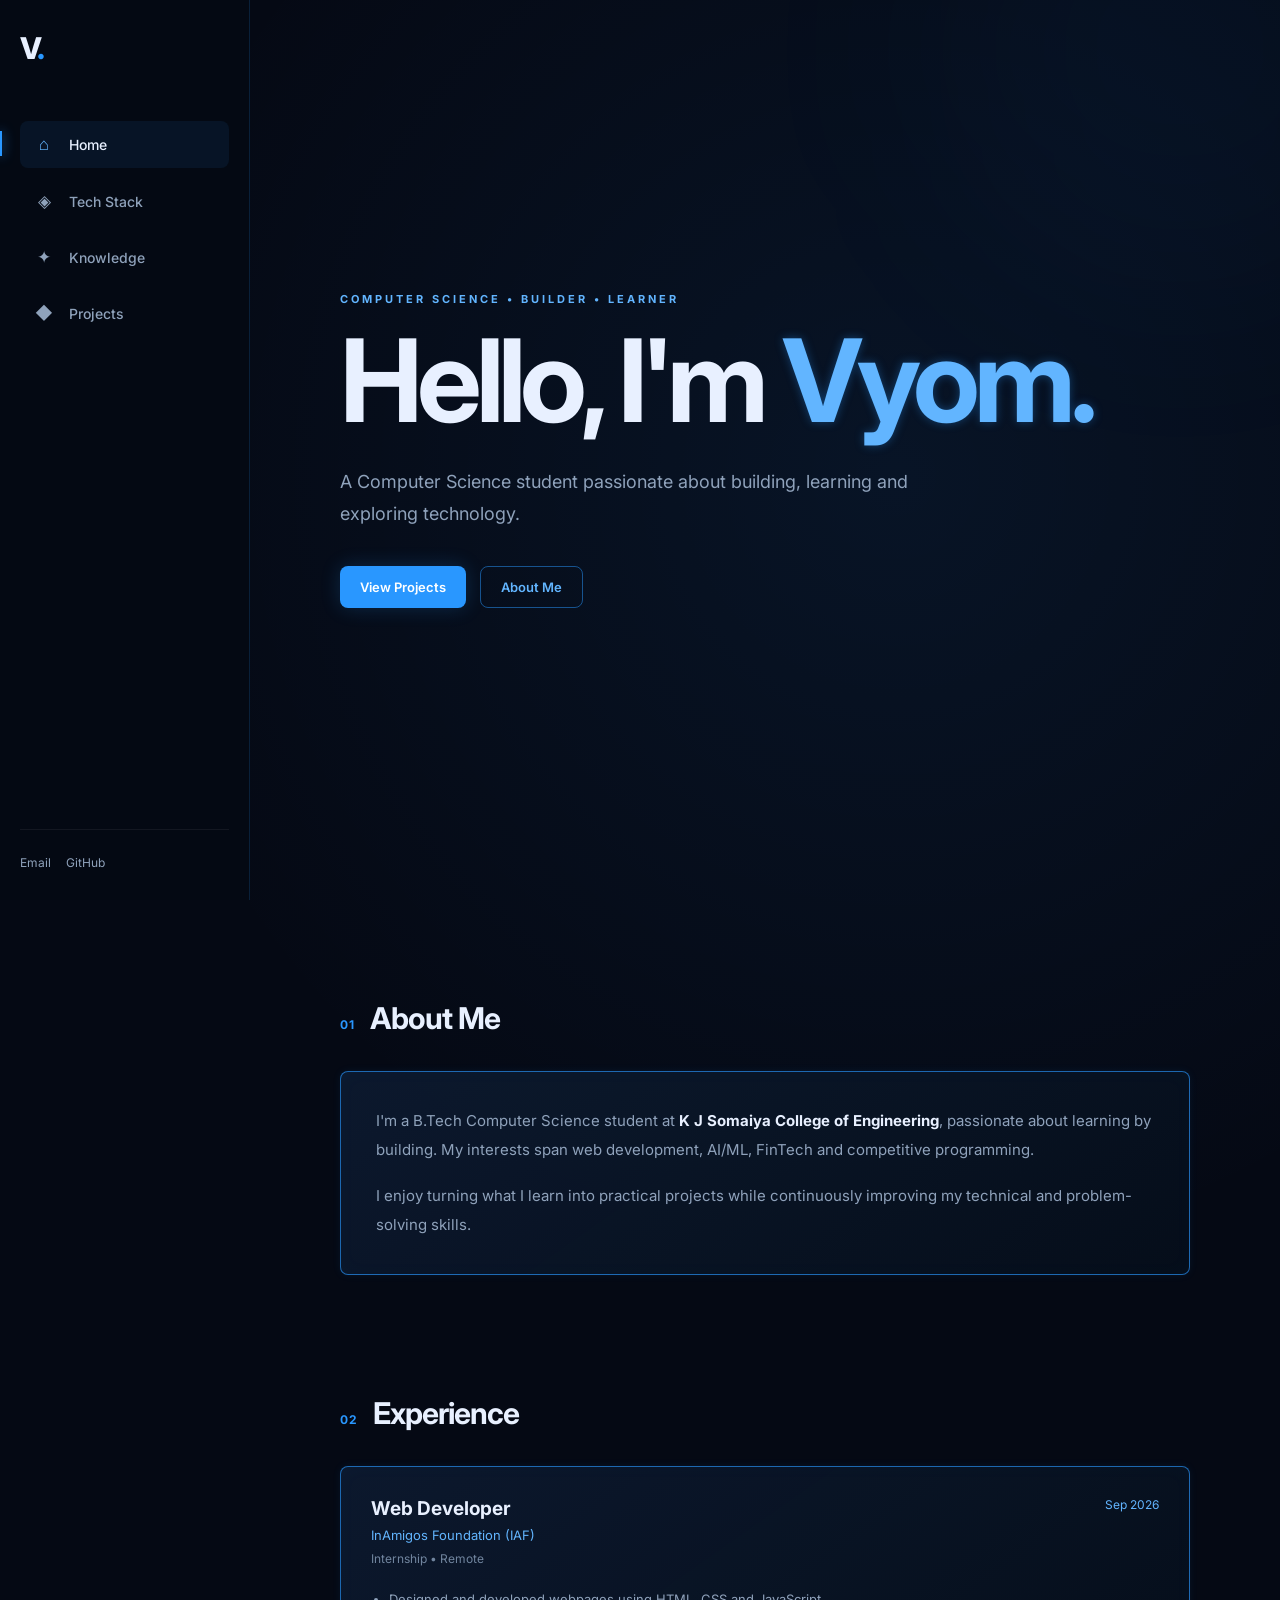
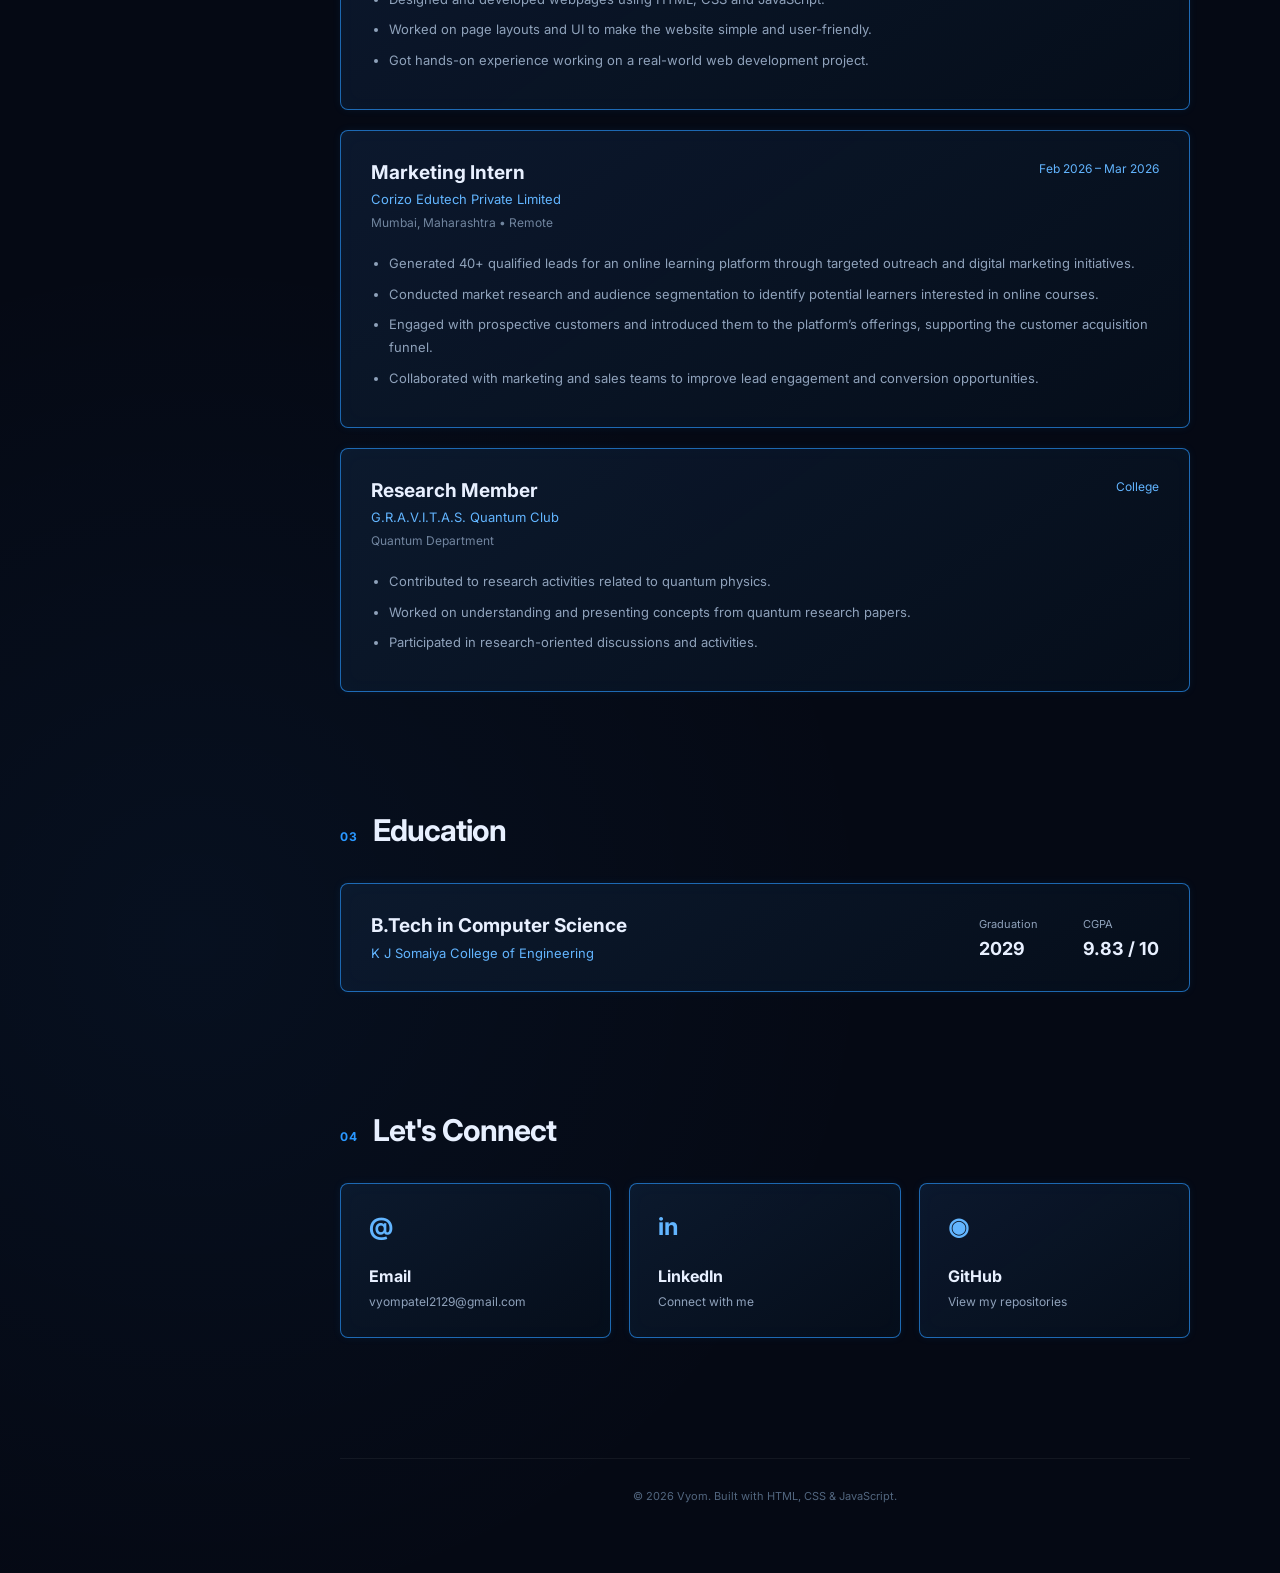
<file: index.html>
<!DOCTYPE html>
<html lang="en">
<head>
    <meta charset="UTF-8">
    <meta name="viewport" content="width=device-width, initial-scale=1.0">
    <title>Vyom | Portfolio</title>
    <link rel="stylesheet" href="style.css">
</head>

<body>

    <div class="page-glow"></div>

    <!-- Sidebar -->
    <aside class="sidebar" id="sidebar">
        <div class="sidebar-top">
            <div class="logo">V<span>.</span></div>

            <button class="close-btn" id="closeSidebar">×</button>
        </div>

        <nav>
            <a href="index.html" class="nav-link active">
                <span>⌂</span>
                <span>Home</span>
            </a>

            <a href="tech-stack.html" class="nav-link">
                <span>◈</span>
                <span>Tech Stack</span>
            </a>

            <a href="knowledge.html" class="nav-link">
                <span>✦</span>
                <span>Knowledge</span>
            </a>

            <a href="projects.html" class="nav-link">
                <span>◆</span>
                <span>Projects</span>
            </a>
        </nav>

        <div class="sidebar-bottom">
            <a href="mailto:vyompatel2129@gmail.com">Email</a>
            <a href="https://github.com/Vyom-Patel21" target="_blank">GitHub</a>
        </div>
    </aside>

    <div class="overlay" id="overlay"></div>

    <!-- Main -->
    <main class="main-content">

        <button class="menu-btn" id="openSidebar">☰</button>

        <!-- Hero -->
        <section class="hero">
            <p class="eyebrow">COMPUTER SCIENCE • BUILDER • LEARNER</p>

            <h1>
                Hello, I'm <span>Vyom.</span>
            </h1>

            <p class="hero-description">
                A Computer Science student passionate about building,
                learning and exploring technology.
            </p>

            <div class="hero-buttons">
                <a href="projects.html" class="neon-button">View Projects</a>
                <a href="#about" class="outline-button">About Me</a>
            </div>
        </section>

        <!-- About -->
        <section id="about" class="section">
            <div class="section-heading">
                <span>01</span>
                <h2>About Me</h2>
            </div>

            <div class="neon-box about-box">
                <p>
                    I'm a B.Tech Computer Science student at
                    <strong>K J Somaiya College of Engineering</strong>,
                    passionate about learning by building. My interests
                    span web development, AI/ML, FinTech and competitive
                    programming.
                </p>

                <p>
                    I enjoy turning what I learn into practical projects
                    while continuously improving my technical and
                    problem-solving skills.
                </p>
            </div>
        </section>

        <!-- Experience -->
        <section class="section">
            <div class="section-heading">
                <span>02</span>
                <h2>Experience</h2>
            </div>

            <div class="experience-list">

                <article class="neon-box experience-card">
                    <div class="experience-header">
                        <div>
                            <h3>Web Developer</h3>
                            <p class="company">InAmigos Foundation (IAF)</p>
                        </div>

                        <span class="date">Sep 2026</span>
                    </div>

                    <p class="experience-type">Internship • Remote</p>

                    <ul>
                        <li>Designed and developed webpages using HTML, CSS and JavaScript.</li>
                        <li>Worked on page layouts and UI to make the website simple and user-friendly.</li>
                        <li>Got hands-on experience working on a real-world web development project.</li>
                    </ul>
                </article>

                <article class="neon-box experience-card">
                    <div class="experience-header">
                        <div>
                            <h3>Marketing Intern</h3>
                            <p class="company">Corizo Edutech Private Limited</p>
                        </div>

                        <span class="date">Feb 2026 – Mar 2026</span>
                    </div>

                    <p class="experience-type">Mumbai, Maharashtra • Remote</p>

                    <ul>
                        <li>Generated 40+ qualified leads for an online learning platform through targeted outreach and digital marketing initiatives.</li>
                        <li>Conducted market research and audience segmentation to identify potential learners interested in online courses.</li>
                        <li>Engaged with prospective customers and introduced them to the platform’s offerings, supporting the customer acquisition funnel.</li>
                        <li>Collaborated with marketing and sales teams to improve lead engagement and conversion opportunities.</li>
                    </ul>
                </article>

                <article class="neon-box experience-card">
                    <div class="experience-header">
                        <div>
                            <h3>Research Member</h3>
                            <p class="company">G.R.A.V.I.T.A.S. Quantum Club</p>
                        </div>

                        <span class="date">College</span>
                    </div>

                    <p class="experience-type">Quantum Department</p>

                    <ul>
                        <li>Contributed to research activities related to quantum physics.</li>
                        <li>Worked on understanding and presenting concepts from quantum research papers.</li>
                        <li>Participated in research-oriented discussions and activities.</li>
                    </ul>
                </article>

            </div>
        </section>

        <!-- Education -->
        <section class="section">
            <div class="section-heading">
                <span>03</span>
                <h2>Education</h2>
            </div>

            <div class="neon-box education-card">
                <div>
                    <h3>B.Tech in Computer Science</h3>
                    <p>K J Somaiya College of Engineering</p>
                </div>

                <div class="education-stats">
                    <div>
                        <span>Graduation</span>
                        <strong>2029</strong>
                    </div>

                    <div>
                        <span>CGPA</span>
                        <strong>9.83 / 10</strong>
                    </div>
                </div>
            </div>
        </section>

        <!-- Contact -->
        <section class="section contact-section">
            <div class="section-heading">
                <span>04</span>
                <h2>Let's Connect</h2>
            </div>

            <div class="contact-grid">

                <a class="neon-box contact-card"
                   href="mailto:vyompatel2129@gmail.com">
                    <span class="contact-icon">@</span>
                    <h3>Email</h3>
                    <p>vyompatel2129@gmail.com</p>
                </a>

                <a class="neon-box contact-card"
                   href="https://www.linkedin.com/in/vyom-patel-151b81365/"
                   target="_blank">
                    <span class="contact-icon">in</span>
                    <h3>LinkedIn</h3>
                    <p>Connect with me</p>
                </a>

                <a class="neon-box contact-card"
                   href="https://github.com/Vyom-Patel21"
                   target="_blank">
                    <span class="contact-icon">◉</span>
                    <h3>GitHub</h3>
                    <p>View my repositories</p>
                </a>

            </div>
        </section>

        <footer>
            <p>© 2026 Vyom. Built with HTML, CSS & JavaScript.</p>
        </footer>

    </main>

    <script src="script.js"></script>
</body>
</html>
</file>
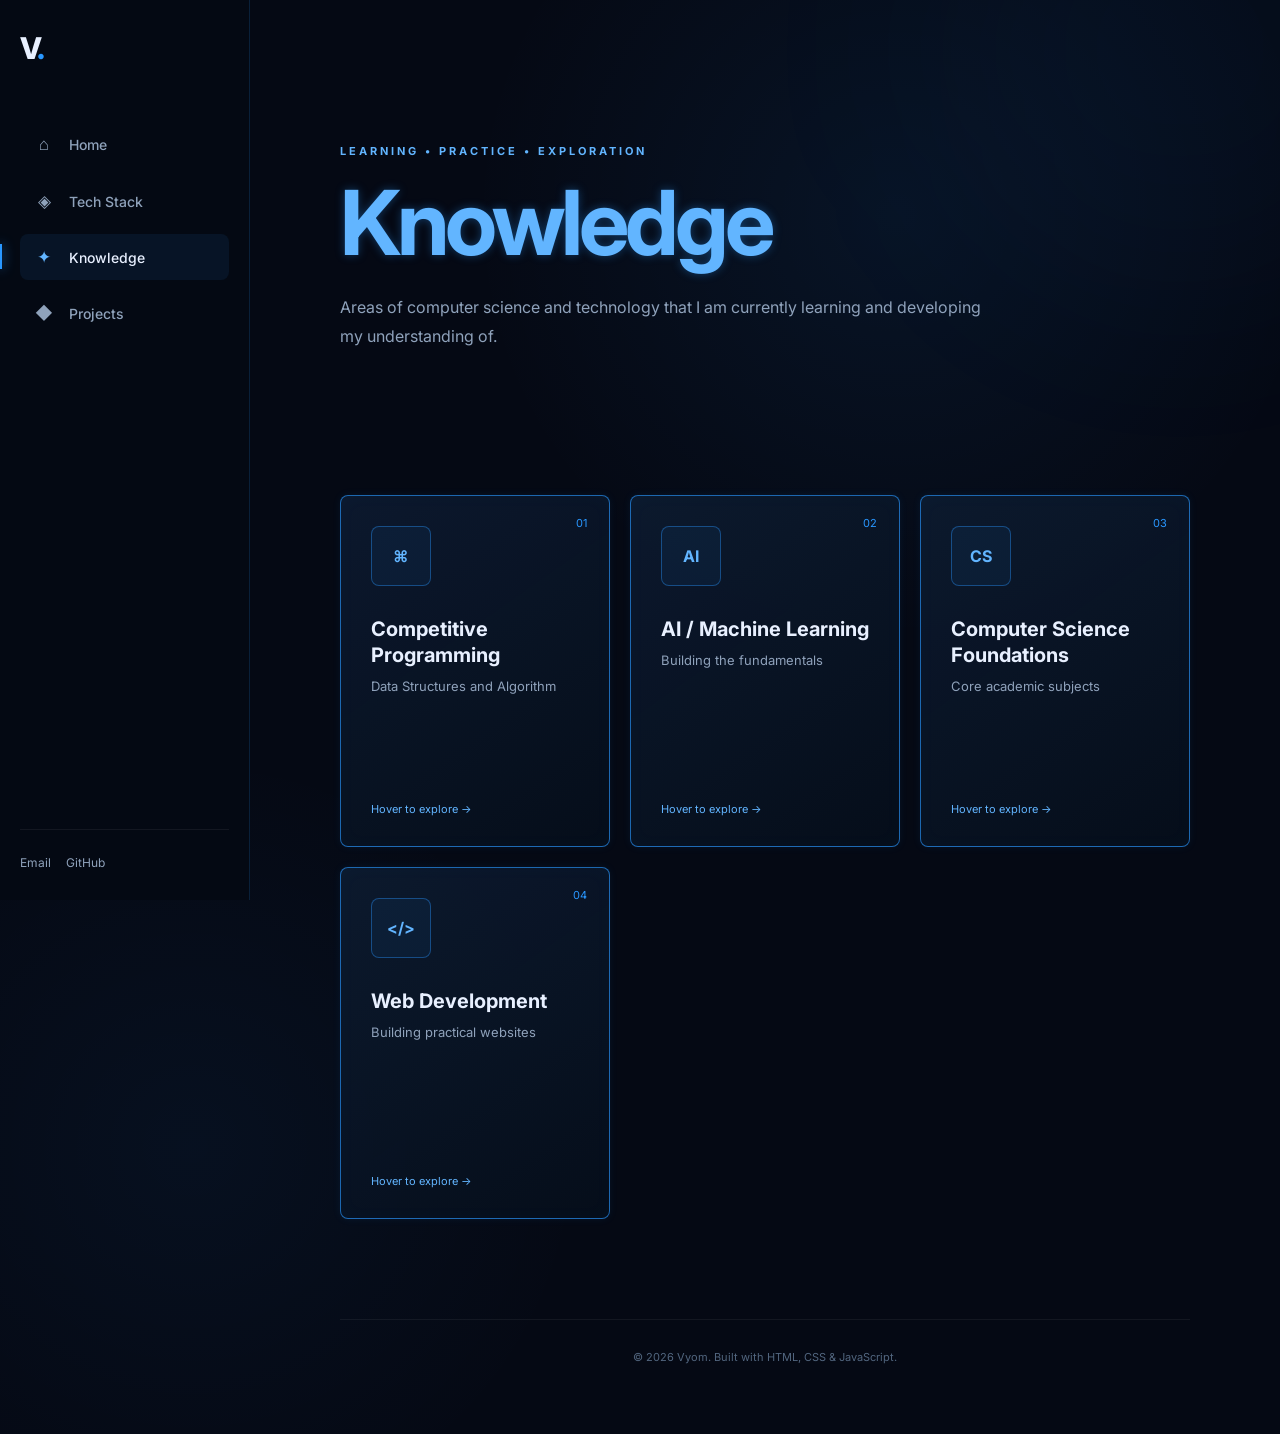
<file: knowledge.html>
<!DOCTYPE html>
<html lang="en">
<head>
    <meta charset="UTF-8">
    <meta name="viewport" content="width=device-width, initial-scale=1.0">
    <title>Vyom | Knowledge</title>
    <link rel="stylesheet" href="style.css">
</head>

<body>

<div class="page-glow"></div>

<aside class="sidebar" id="sidebar">
    <div class="sidebar-top">
        <div class="logo">V<span>.</span></div>
        <button class="close-btn" id="closeSidebar">×</button>
    </div>

    <nav>
        <a href="index.html" class="nav-link">
            <span>⌂</span>
            <span>Home</span>
        </a>

        <a href="tech-stack.html" class="nav-link">
            <span>◈</span>
            <span>Tech Stack</span>
        </a>

        <a href="knowledge.html" class="nav-link active">
            <span>✦</span>
            <span>Knowledge</span>
        </a>

        <a href="projects.html" class="nav-link">
            <span>◆</span>
            <span>Projects</span>
        </a>
    </nav>

    <div class="sidebar-bottom">
        <a href="mailto:vyompatel2129@gmail.com">Email</a>
        <a href="https://github.com/Vyom-Patel21" target="_blank">GitHub</a>
    </div>
</aside>

<div class="overlay" id="overlay"></div>

<main class="main-content">

    <button class="menu-btn" id="openSidebar">☰</button>

    <section class="page-header">
        <p class="eyebrow">LEARNING • PRACTICE • EXPLORATION</p>
        <h1><span>Knowledge</span></h1>
        <p>
            Areas of computer science and technology that I am
            currently learning and developing my understanding of.
        </p>
    </section>

    <section class="knowledge-grid">

        <!-- Competitive Programming -->
        <article class="knowledge-card neon-box">
            <div class="knowledge-front">
                <div class="knowledge-number">01</div>
                <div class="knowledge-icon">⌘</div>
                <h2>Competitive Programming</h2>
                <p>Data Structures and Algorithm</p>
                <span class="hover-hint">Hover to explore →</span>
            </div>

            <div class="knowledge-back">
                <h3>Practice Platforms</h3>

                <a href="https://www.codechef.com/users/vyompatel_2107"
                   target="_blank">
                    CodeChef →
                </a>

                <a href="https://codeforces.com/profile/V_Patel21"
                   target="_blank">
                    Codeforces →
                </a>

                <a href="https://leetcode.com/u/8m1qPO1MDR/"
                   target="_blank">
                    LeetCode →
                </a>
            </div>
        </article>

        <!-- AI / ML -->
        <article class="knowledge-card neon-box">
            <div class="knowledge-front">
                <div class="knowledge-number">02</div>
                <div class="knowledge-icon">AI</div>
                <h2>AI / Machine Learning</h2>
                <p>Building the fundamentals</p>
                <span class="hover-hint">Hover to explore →</span>
            </div>

            <div class="knowledge-back">
                <h3>Currently Learning</h3>

                <ul>
                    <li>Regression</li>
                    <li>Supervised Learning</li>
                    <li>Data Preprocessing</li>
                </ul>

                <small>Learning through Coursera</small>
            </div>
        </article>

        <!-- CS Foundations -->
        <article class="knowledge-card neon-box">
            <div class="knowledge-front">
                <div class="knowledge-number">03</div>
                <div class="knowledge-icon">CS</div>
                <h2>Computer Science Foundations</h2>
                <p>Core academic subjects</p>
                <span class="hover-hint">Hover to explore →</span>
            </div>

            <div class="knowledge-back">
                <h3>Foundations</h3>

                <ul>
                    <li>Data Structures</li>
                    <li>Database Management Systems</li>
                    <li>Computer Organization & Architecture</li>
                    <li>Discrete Mathematics</li>
                    <li>Integral Transform & Vector Calculus</li>
                </ul>
            </div>
        </article>

        <!-- Web Development -->
        <article class="knowledge-card neon-box">
            <div class="knowledge-front">
                <div class="knowledge-number">04</div>
                <div class="knowledge-icon">&lt;/&gt;</div>
                <h2>Web Development</h2>
                <p>Building practical websites</p>
                <span class="hover-hint">Hover to explore →</span>
            </div>

            <div class="knowledge-back">
                <h3>What I Know</h3>

                <ul>
                    <li>HTML & Semantic Structure</li>
                    <li>CSS & Responsive Design</li>
                    <li>JavaScript</li>
                    <li>Git & GitHub</li>
                </ul>
            </div>
        </article>

    </section>

    <footer>
        <p>© 2026 Vyom. Built with HTML, CSS & JavaScript.</p>
    </footer>

</main>

<script src="script.js"></script>
</body>
</html>
</file>
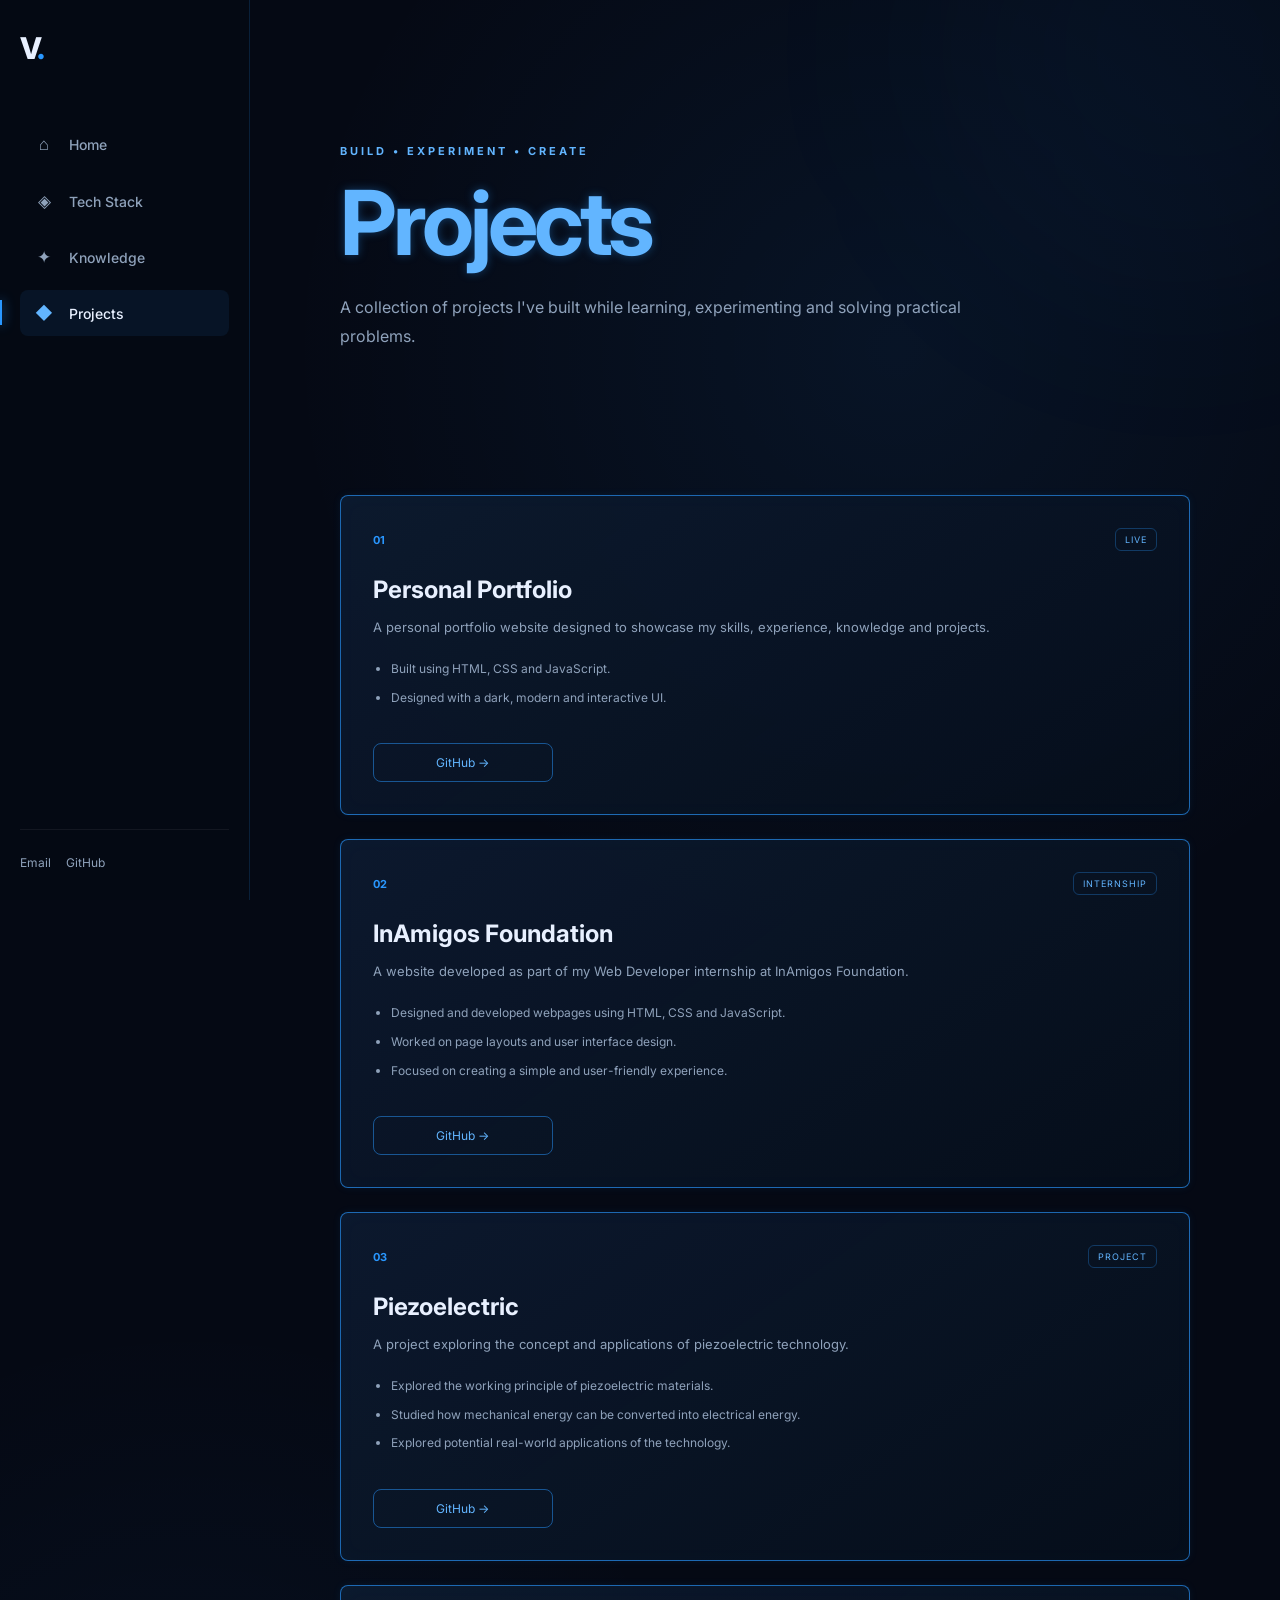
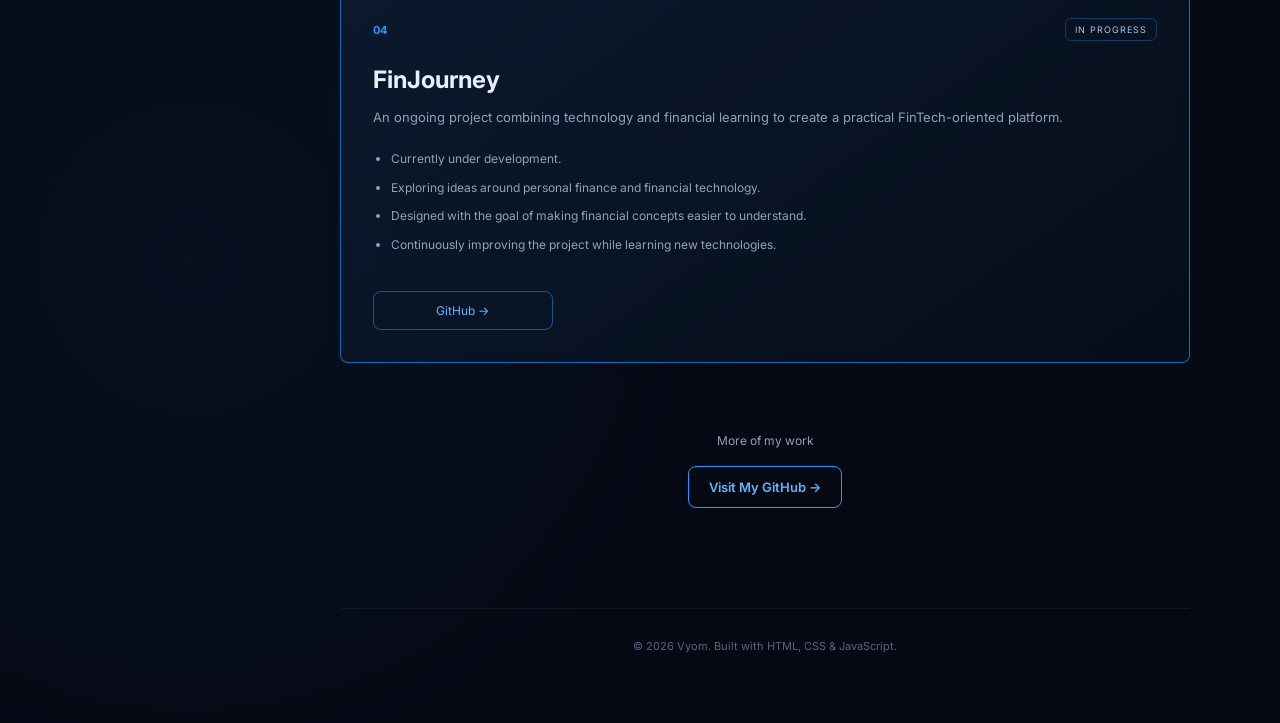
<file: projects.html>
<!DOCTYPE html>
<html lang="en">
<head>
    <meta charset="UTF-8">
    <meta name="viewport" content="width=device-width, initial-scale=1.0">
    <title>Vyom | Projects</title>
    <link rel="stylesheet" href="style.css">
</head>

<body>

<div class="page-glow"></div>

<aside class="sidebar" id="sidebar">
    <div class="sidebar-top">
        <div class="logo">V<span>.</span></div>
        <button class="close-btn" id="closeSidebar">×</button>
    </div>

    <nav>
        <a href="index.html" class="nav-link">
            <span>⌂</span>
            <span>Home</span>
        </a>

        <a href="tech-stack.html" class="nav-link">
            <span>◈</span>
            <span>Tech Stack</span>
        </a>

        <a href="knowledge.html" class="nav-link">
            <span>✦</span>
            <span>Knowledge</span>
        </a>

        <a href="projects.html" class="nav-link active">
            <span>◆</span>
            <span>Projects</span>
        </a>
    </nav>

    <div class="sidebar-bottom">
        <a href="mailto:vyompatel2129@gmail.com">Email</a>
        <a href="https://github.com/Vyom-Patel21" target="_blank">GitHub</a>
    </div>
</aside>

<div class="overlay" id="overlay"></div>

<main class="main-content">

    <button class="menu-btn" id="openSidebar">☰</button>

    <section class="page-header">
        <p class="eyebrow">BUILD • EXPERIMENT • CREATE</p>
        <h1><span>Projects</span></h1>
        <p>
            A collection of projects I've built while learning,
            experimenting and solving practical problems.
        </p>
    </section>

    <section class="projects-grid">

        <!-- Portfolio -->
        <article class="project-card neon-box">
            <div class="project-top">
                <span class="project-number">01</span>
                <span class="project-status">LIVE</span>
            </div>

            <h2>Personal Portfolio</h2>

            <p class="project-description">
                A personal portfolio website designed to showcase my
                skills, experience, knowledge and projects.
            </p>

            <ul>
                <li>Built using HTML, CSS and JavaScript.</li>
                <li>Designed with a dark, modern and interactive UI.</li>
            </ul>

            <a href="#" class="github-button" target="_blank">
                GitHub →
            </a>
        </article>

        <!-- IAF -->
        <article class="project-card neon-box">
            <div class="project-top">
                <span class="project-number">02</span>
                <span class="project-status">INTERNSHIP</span>
            </div>

            <h2>InAmigos Foundation</h2>

            <p class="project-description">
                A website developed as part of my Web Developer
                internship at InAmigos Foundation.
            </p>

            <ul>
                <li>Designed and developed webpages using HTML, CSS and JavaScript.</li>
                <li>Worked on page layouts and user interface design.</li>
                <li>Focused on creating a simple and user-friendly experience.</li>
            </ul>

            <a href="#" class="github-button" target="_blank">
                GitHub →
            </a>
        </article>

        <!-- Piezoelectric -->
        <article class="project-card neon-box">
            <div class="project-top">
                <span class="project-number">03</span>
                <span class="project-status">PROJECT</span>
            </div>

            <h2>Piezoelectric</h2>

            <p class="project-description">
                A project exploring the concept and applications of
                piezoelectric technology.
            </p>

            <ul>
                <li>Explored the working principle of piezoelectric materials.</li>
                <li>Studied how mechanical energy can be converted into electrical energy.</li>
                <li>Explored potential real-world applications of the technology.</li>
            </ul>

            <a href="#" class="github-button" target="_blank">
                GitHub →
            </a>
        </article>

        <!-- FinJourney -->
        <article class="project-card neon-box">
            <div class="project-top">
                <span class="project-number">04</span>
                <span class="project-status progress">IN PROGRESS</span>
            </div>

            <h2>FinJourney</h2>

            <p class="project-description">
                An ongoing project combining technology and financial
                learning to create a practical FinTech-oriented platform.
            </p>

            <ul>
                <li>Currently under development.</li>
                <li>Exploring ideas around personal finance and financial technology.</li>
                <li>Designed with the goal of making financial concepts easier to understand.</li>
                <li>Continuously improving the project while learning new technologies.</li>
            </ul>

            <a href="#" class="github-button" target="_blank">
                GitHub →
            </a>
        </article>

    </section>

    <div class="all-github">
        <p>More of my work</p>

        <a href="https://github.com/Vyom-Patel21"
           target="_blank"
           class="github-main-button">
            Visit My GitHub →
        </a>
    </div>

    <footer>
        <p>© 2026 Vyom. Built with HTML, CSS & JavaScript.</p>
    </footer>

</main>

<script src="script.js"></script>
</body>
</html>
</file>
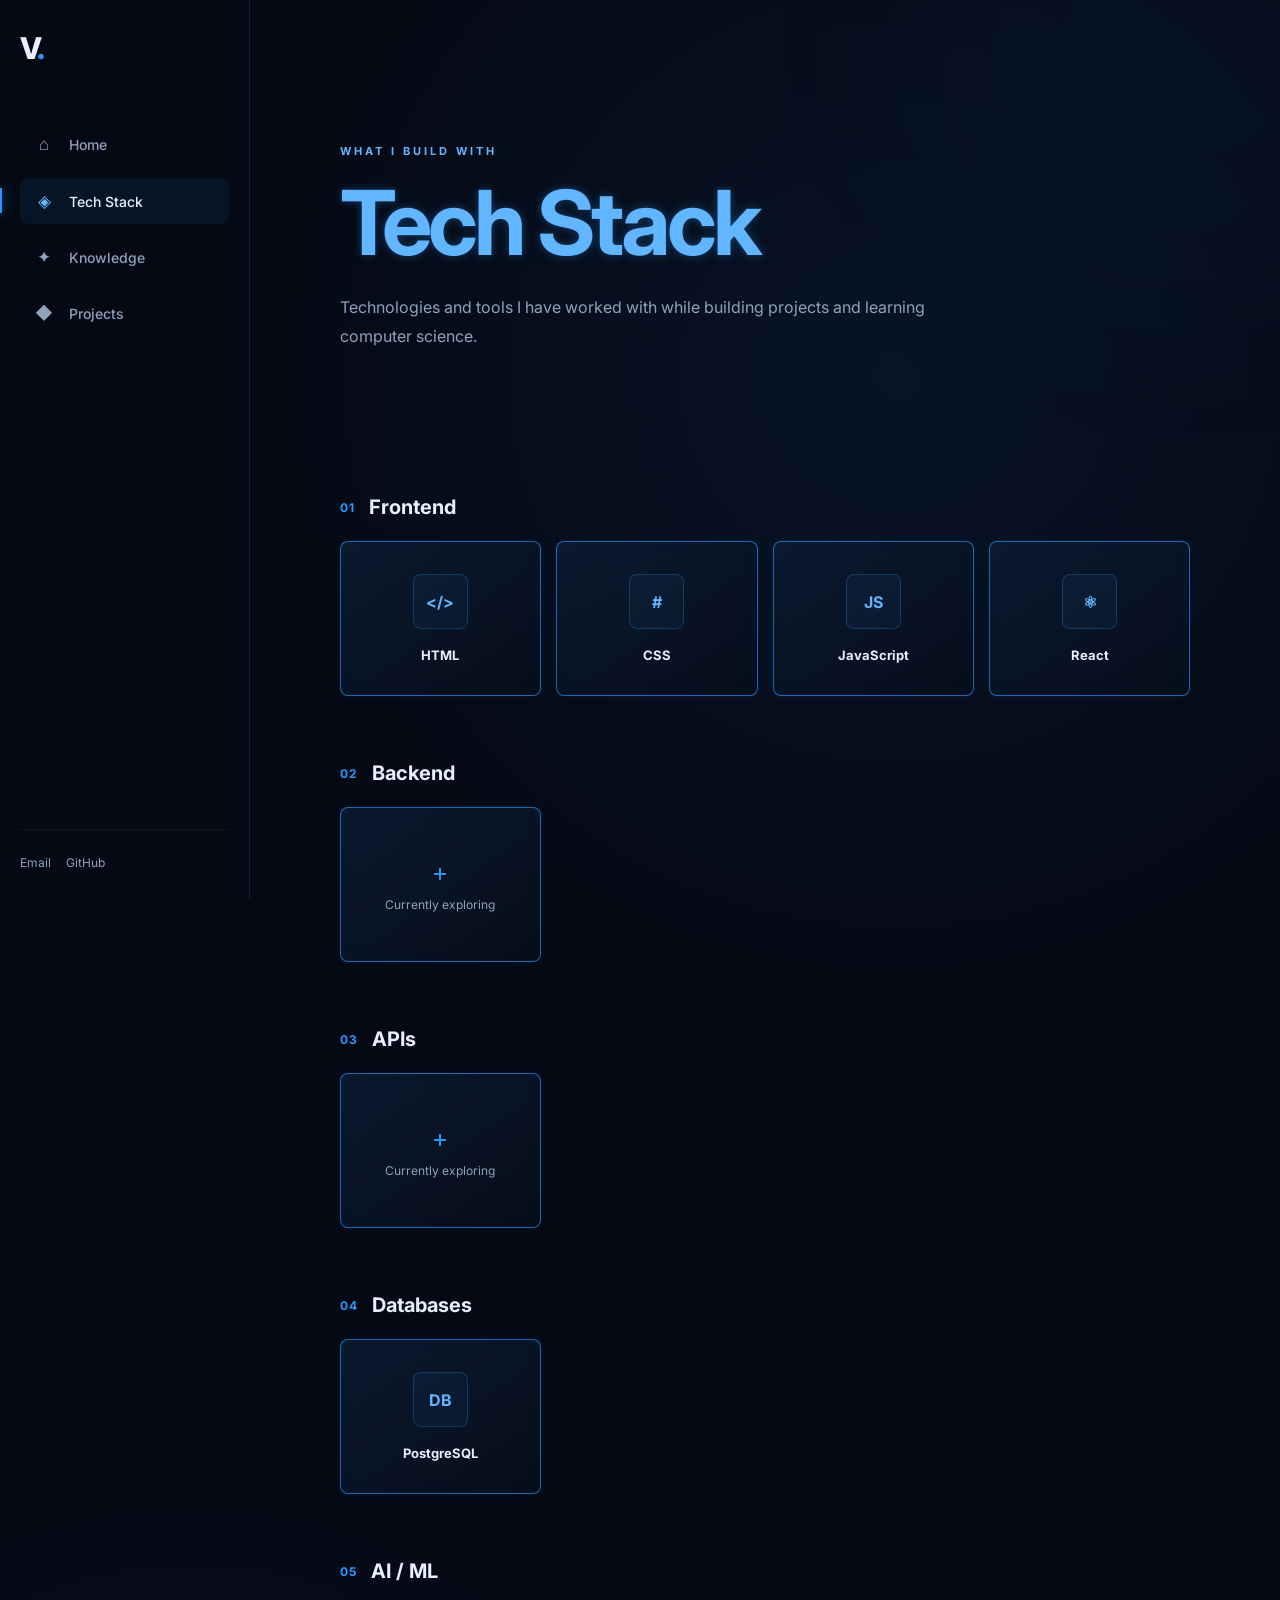
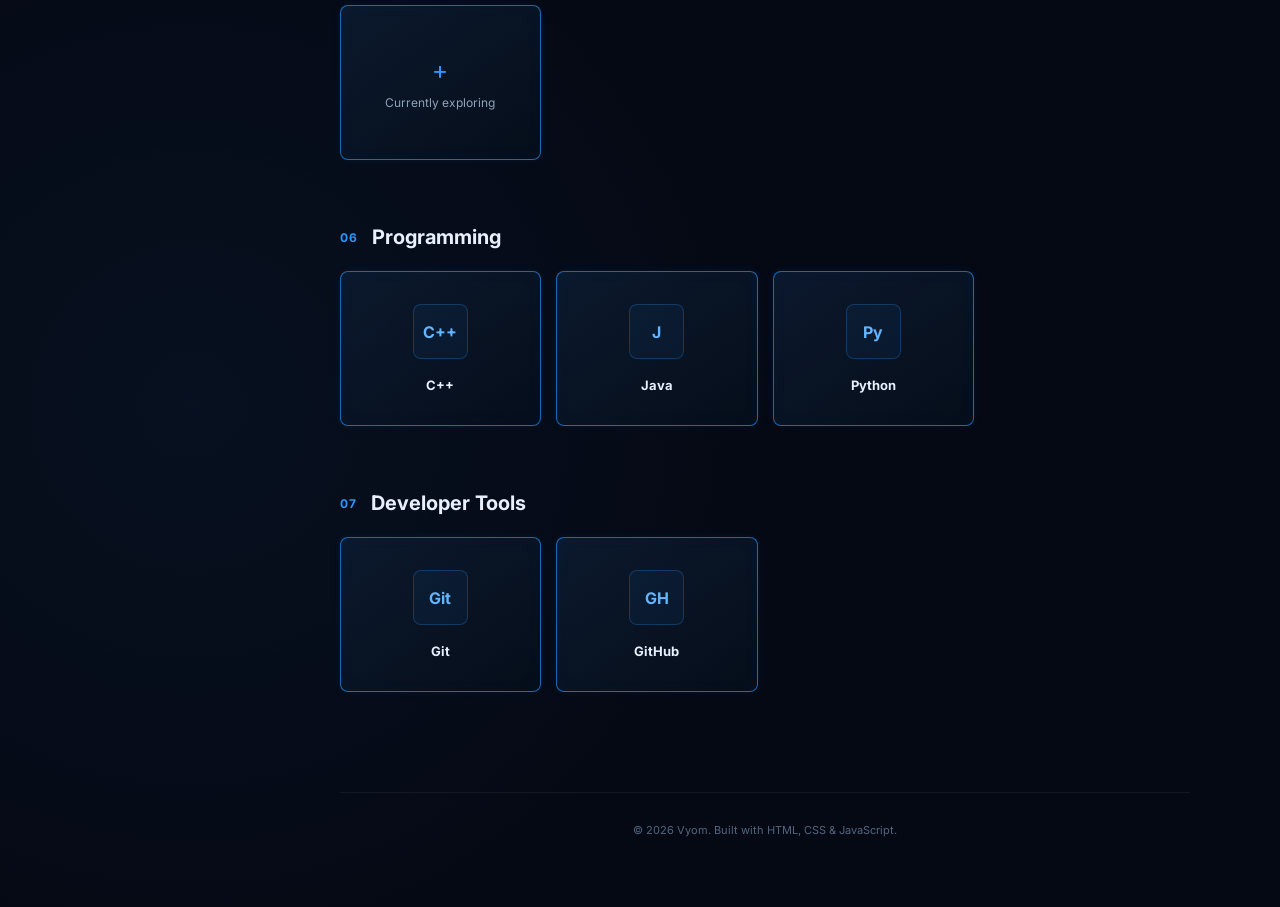
<file: tech-stack.html>
<!DOCTYPE html>
<html lang="en">
<head>
    <meta charset="UTF-8">
    <meta name="viewport" content="width=device-width, initial-scale=1.0">
    <title>Vyom | Tech Stack</title>
    <link rel="stylesheet" href="style.css">
</head>

<body>

<div class="page-glow"></div>

<aside class="sidebar" id="sidebar">
    <div class="sidebar-top">
        <div class="logo">V<span>.</span></div>
        <button class="close-btn" id="closeSidebar">×</button>
    </div>

    <nav>
        <a href="index.html" class="nav-link">
            <span>⌂</span>
            <span>Home</span>
        </a>

        <a href="tech-stack.html" class="nav-link active">
            <span>◈</span>
            <span>Tech Stack</span>
        </a>

        <a href="knowledge.html" class="nav-link">
            <span>✦</span>
            <span>Knowledge</span>
        </a>

        <a href="projects.html" class="nav-link">
            <span>◆</span>
            <span>Projects</span>
        </a>
    </nav>

    <div class="sidebar-bottom">
        <a href="mailto:vyompatel2129@gmail.com">Email</a>
        <a href="https://github.com/Vyom-Patel21" target="_blank">GitHub</a>
    </div>
</aside>

<div class="overlay" id="overlay"></div>

<main class="main-content">

    <button class="menu-btn" id="openSidebar">☰</button>

    <section class="page-header">
        <p class="eyebrow">WHAT I BUILD WITH</p>
        <h1><span>Tech Stack</span></h1>
        <p>
            Technologies and tools I have worked with while building
            projects and learning computer science.
        </p>
    </section>

    <section class="tech-section">

        <div class="tech-category">
            <div class="category-title">
                <span>01</span>
                <h2>Frontend</h2>
            </div>

            <div class="tech-grid">
                <div class="tech-card neon-box">
                    <div class="tech-symbol">&lt;/&gt;</div>
                    <h3>HTML</h3>
                </div>

                <div class="tech-card neon-box">
                    <div class="tech-symbol">#</div>
                    <h3>CSS</h3>
                </div>

                <div class="tech-card neon-box">
                    <div class="tech-symbol">JS</div>
                    <h3>JavaScript</h3>
                </div>

                <div class="tech-card neon-box">
                    <div class="tech-symbol">⚛</div>
                    <h3>React</h3>
                </div>
            </div>
        </div>

        <div class="tech-category">
            <div class="category-title">
                <span>02</span>
                <h2>Backend</h2>
            </div>

            <div class="tech-grid">
                <div class="empty-tech neon-box">
                    <span>+</span>
                    <p>Currently exploring</p>
                </div>
            </div>
        </div>

        <div class="tech-category">
            <div class="category-title">
                <span>03</span>
                <h2>APIs</h2>
            </div>

            <div class="tech-grid">
                <div class="empty-tech neon-box">
                    <span>+</span>
                    <p>Currently exploring</p>
                </div>
            </div>
        </div>

        <div class="tech-category">
            <div class="category-title">
                <span>04</span>
                <h2>Databases</h2>
            </div>

            <div class="tech-grid">
                <div class="tech-card neon-box">
                    <div class="tech-symbol">DB</div>
                    <h3>PostgreSQL</h3>
                </div>
            </div>
        </div>

        <div class="tech-category">
            <div class="category-title">
                <span>05</span>
                <h2>AI / ML</h2>
            </div>

            <div class="tech-grid">
                <div class="empty-tech neon-box">
                    <span>+</span>
                    <p>Currently exploring</p>
                </div>
            </div>
        </div>

        <div class="tech-category">
            <div class="category-title">
                <span>06</span>
                <h2>Programming</h2>
            </div>

            <div class="tech-grid">
                <div class="tech-card neon-box">
                    <div class="tech-symbol">C++</div>
                    <h3>C++</h3>
                </div>

                <div class="tech-card neon-box">
                    <div class="tech-symbol">J</div>
                    <h3>Java</h3>
                </div>

                <div class="tech-card neon-box">
                    <div class="tech-symbol">Py</div>
                    <h3>Python</h3>
                </div>
            </div>
        </div>

        <div class="tech-category">
            <div class="category-title">
                <span>07</span>
                <h2>Developer Tools</h2>
            </div>

            <div class="tech-grid">
                <div class="tech-card neon-box">
                    <div class="tech-symbol">Git</div>
                    <h3>Git</h3>
                </div>

                <div class="tech-card neon-box">
                    <div class="tech-symbol">GH</div>
                    <h3>GitHub</h3>
                </div>
            </div>
        </div>

    </section>

    <footer>
        <p>© 2026 Vyom. Built with HTML, CSS & JavaScript.</p>
    </footer>

</main>

<script src="script.js"></script>
</body>
</html>
</file>
<file: style.css>
@import url('https://fonts.googleapis.com/css2?family=Inter:wght@400;500;600;700;800&display=swap');

:root {
    --bg: #050914;
    --bg-secondary: #080f1d;
    --card: rgba(10, 20, 36, 0.82);

    --text: #e8f0ff;
    --muted: #8fa2bb;

    --blue: #2997ff;
    --blue-light: #62b5ff;
    --blue-dark: #0b5ea8;

    --border: rgba(41, 151, 255, 0.65);

    --sidebar-width: 250px;
}

* {
    margin: 0;
    padding: 0;
    box-sizing: border-box;
}

html {
    scroll-behavior: smooth;
}

body {
    min-height: 100vh;
    background:
        radial-gradient(circle at 70% 15%, rgba(41, 151, 255, 0.08), transparent 28%),
        radial-gradient(circle at 15% 80%, rgba(41, 151, 255, 0.05), transparent 25%),
        var(--bg);

    color: var(--text);
    font-family: 'Inter', sans-serif;
    overflow-x: hidden;
}

a {
    color: inherit;
    text-decoration: none;
}

button {
    font-family: inherit;
}

.page-glow {
    position: fixed;
    width: 500px;
    height: 500px;
    border-radius: 50%;
    background: rgba(41, 151, 255, 0.035);
    filter: blur(100px);
    pointer-events: none;
    top: -200px;
    right: -150px;
    z-index: -1;
}

/* =========================
   SIDEBAR
========================= */

.sidebar {
    position: fixed;
    left: 0;
    top: 0;

    width: var(--sidebar-width);
    height: 100vh;

    padding: 30px 20px;

    background: rgba(5, 10, 20, 0.92);
    border-right: 1px solid rgba(41, 151, 255, 0.16);

    backdrop-filter: blur(20px);

    display: flex;
    flex-direction: column;

    z-index: 1000;

    transition: transform 0.35s ease;
}

.sidebar-top {
    display: flex;
    align-items: center;
    justify-content: space-between;

    margin-bottom: 55px;
}

.logo {
    font-size: 30px;
    font-weight: 800;
    letter-spacing: -2px;
}

.logo span {
    color: var(--blue);
}

.close-btn {
    display: none;

    background: none;
    border: none;

    color: var(--muted);
    font-size: 26px;

    cursor: pointer;
}

.sidebar nav {
    display: flex;
    flex-direction: column;
    gap: 10px;
}

.nav-link {
    position: relative;

    display: flex;
    align-items: center;
    gap: 15px;

    padding: 13px 14px;

    border-radius: 8px;

    color: var(--muted);

    font-size: 14px;
    font-weight: 500;

    transition: 0.25s ease;
}

.nav-link span:first-child {
    width: 20px;

    color: var(--muted);
    font-size: 17px;

    text-align: center;
}

.nav-link:hover,
.nav-link.active {
    color: var(--text);

    background: rgba(41, 151, 255, 0.08);
}

.nav-link:hover span:first-child,
.nav-link.active span:first-child {
    color: var(--blue-light);
}

.nav-link.active::before {
    content: '';

    position: absolute;
    left: -20px;
    top: 10px;

    width: 2px;
    height: 25px;

    background: var(--blue);

    box-shadow: 0 0 12px var(--blue);
}

.sidebar-bottom {
    margin-top: auto;

    display: flex;
    gap: 15px;

    padding-top: 25px;

    border-top: 1px solid rgba(255, 255, 255, 0.06);
}

.sidebar-bottom a {
    color: var(--muted);
    font-size: 12px;

    transition: 0.25s;
}

.sidebar-bottom a:hover {
    color: var(--blue-light);
}

/* =========================
   MAIN
========================= */

.main-content {
    margin-left: var(--sidebar-width);

    width: calc(100% - var(--sidebar-width));

    padding: 0 7% 40px;
}

.menu-btn {
    display: none;

    position: fixed;
    top: 20px;
    left: 20px;

    width: 44px;
    height: 44px;

    border-radius: 8px;

    background: rgba(7, 14, 26, 0.92);
    border: 1px solid var(--border);

    color: var(--blue-light);

    font-size: 20px;

    cursor: pointer;

    z-index: 900;

    box-shadow: 0 0 15px rgba(41, 151, 255, 0.15);
}

.overlay {
    display: none;
}

/* =========================
   HERO
========================= */

.hero {
    min-height: 100vh;

    display: flex;
    flex-direction: column;
    justify-content: center;

    max-width: 850px;
}

.eyebrow {
    margin-bottom: 20px;

    color: var(--blue-light);

    font-size: 11px;
    font-weight: 700;

    letter-spacing: 3px;
}

.hero h1 {
    font-size: clamp(60px, 9vw, 115px);
    line-height: 0.95;

    letter-spacing: -6px;
}

.hero h1 span,
.page-header h1 span {
    color: var(--blue-light);

    text-shadow:
        0 0 10px rgba(41, 151, 255, 0.35);
}

.hero-description {
    max-width: 600px;

    margin-top: 30px;

    color: var(--muted);

    font-size: 18px;
    line-height: 1.8;
}

.hero-buttons {
    display: flex;
    gap: 14px;

    margin-top: 35px;
}

.neon-button,
.outline-button,
.github-main-button {
    display: inline-flex;
    align-items: center;
    justify-content: center;

    padding: 12px 20px;

    border-radius: 8px;

    font-size: 13px;
    font-weight: 600;

    transition: 0.25s ease;
}

.neon-button {
    background: var(--blue);
    color: white;

    box-shadow: 0 0 20px rgba(41, 151, 255, 0.2);
}

.neon-button:hover {
    transform: translateY(-2px);

    box-shadow:
        0 0 15px rgba(41, 151, 255, 0.5),
        0 0 30px rgba(41, 151, 255, 0.15);
}

.outline-button {
    border: 1px solid rgba(41, 151, 255, 0.5);
    color: var(--blue-light);
}

.outline-button:hover {
    background: rgba(41, 151, 255, 0.08);
}

/* =========================
   PAGE HEADER
========================= */

.page-header {
    min-height: 55vh;

    display: flex;
    flex-direction: column;
    justify-content: center;

    max-width: 850px;
}

.page-header h1 {
    font-size: clamp(50px, 7vw, 90px);

    line-height: 1;

    letter-spacing: -4px;
}

.page-header > p:last-child {
    max-width: 650px;

    margin-top: 25px;

    color: var(--muted);

    line-height: 1.8;
}

/* =========================
   SECTIONS
========================= */

.section {
    padding: 100px 0 20px;
}

.section-heading {
    display: flex;
    align-items: baseline;
    gap: 15px;

    margin-bottom: 35px;
}

.section-heading span,
.category-title > span {
    color: var(--blue);

    font-size: 12px;
    font-weight: 700;

    letter-spacing: 1px;
}

.section-heading h2 {
    font-size: 30px;
    letter-spacing: -1px;
}

/* =========================
   NEON BOX
========================= */

.neon-box {
    background:
        linear-gradient(
            145deg,
            rgba(13, 27, 48, 0.9),
            rgba(6, 14, 27, 0.88)
        );

    border: 1px solid var(--border);

    border-radius: 8px;

    box-shadow:
        0 0 8px rgba(41, 151, 255, 0.08),
        inset 0 0 20px rgba(41, 151, 255, 0.025);

    transition:
        transform 0.3s ease,
        border-color 0.3s ease,
        box-shadow 0.3s ease;
}

.neon-box:hover {
    transform: translateY(-4px);

    border-color: var(--blue-light);

    box-shadow:
        0 0 10px rgba(41, 151, 255, 0.25),
        0 0 25px rgba(41, 151, 255, 0.08),
        inset 0 0 20px rgba(41, 151, 255, 0.04);
}

/* =========================
   ABOUT
========================= */

.about-box {
    padding: 35px;

    max-width: 850px;
}

.about-box p {
    color: var(--muted);

    font-size: 15px;
    line-height: 1.9;

    margin-bottom: 18px;
}

.about-box p:last-child {
    margin-bottom: 0;
}

.about-box strong {
    color: var(--text);
}

/* =========================
   EXPERIENCE
========================= */

.experience-list {
    display: flex;
    flex-direction: column;
    gap: 20px;
}

.experience-card {
    padding: 30px;
}

.experience-header {
    display: flex;
    justify-content: space-between;
    gap: 20px;
}

.experience-card h3 {
    font-size: 19px;
}

.company {
    margin-top: 7px;

    color: var(--blue-light);

    font-size: 13px;
}

.date {
    color: var(--blue-light);

    font-size: 12px;
    white-space: nowrap;
}

.experience-type {
    margin-top: 8px;

    color: #71859f;

    font-size: 12px;
}

.experience-card ul {
    margin-top: 22px;
    padding-left: 18px;

    color: var(--muted);

    line-height: 1.8;

    font-size: 13px;
}

.experience-card li {
    margin-bottom: 7px;
}

/* =========================
   EDUCATION
========================= */

.education-card {
    display: flex;
    align-items: center;
    justify-content: space-between;

    gap: 30px;

    padding: 30px;
}

.education-card h3 {
    font-size: 19px;
}

.education-card p {
    margin-top: 8px;

    color: var(--blue-light);

    font-size: 13px;
}

.education-stats {
    display: flex;
    gap: 45px;
}

.education-stats div {
    display: flex;
    flex-direction: column;
    gap: 7px;
}

.education-stats span {
    color: var(--muted);

    font-size: 11px;
}

.education-stats strong {
    font-size: 18px;
}

/* =========================
   CONTACT
========================= */

.contact-grid {
    display: grid;

    grid-template-columns: repeat(3, 1fr);

    gap: 18px;
}

.contact-card {
    padding: 28px;
}

.contact-icon {
    display: block;

    margin-bottom: 25px;

    color: var(--blue-light);

    font-size: 24px;
    font-weight: 700;
}

.contact-card h3 {
    font-size: 16px;
}

.contact-card p {
    margin-top: 8px;

    color: var(--muted);

    font-size: 12px;
}

/* =========================
   TECH STACK
========================= */

.tech-section {
    display: flex;
    flex-direction: column;
    gap: 65px;
}

.category-title {
    display: flex;
    align-items: center;
    gap: 14px;

    margin-bottom: 22px;
}

.category-title h2 {
    font-size: 20px;
}

.tech-grid {
    display: grid;

    grid-template-columns: repeat(4, minmax(130px, 1fr));

    gap: 15px;
}

.tech-card {
    min-height: 155px;

    padding: 25px;

    display: flex;
    flex-direction: column;
    align-items: center;
    justify-content: center;

    text-align: center;
}

.tech-symbol {
    display: flex;
    align-items: center;
    justify-content: center;

    width: 55px;
    height: 55px;

    margin-bottom: 18px;

    border-radius: 8px;

    background: rgba(41, 151, 255, 0.06);
    border: 1px solid rgba(41, 151, 255, 0.25);

    color: var(--blue-light);

    font-size: 16px;
    font-weight: 700;
}

.tech-card h3 {
    font-size: 13px;
}

.empty-tech {
    min-height: 155px;

    display: flex;
    flex-direction: column;
    align-items: center;
    justify-content: center;

    color: var(--muted);

    text-align: center;
}

.empty-tech span {
    margin-bottom: 10px;

    color: var(--blue);

    font-size: 25px;
}

.empty-tech p {
    font-size: 12px;
}

/* =========================
   KNOWLEDGE
========================= */

.knowledge-grid {
    display: grid;

    grid-template-columns: repeat(3, 1fr);

    gap: 20px;
}

.knowledge-card {
    position: relative;

    min-height: 350px;

    perspective: 1000px;

    overflow: hidden;
}

.knowledge-front,
.knowledge-back {
    width: 100%;
    height: 100%;

    min-height: 350px;

    padding: 30px;

    display: flex;
    flex-direction: column;

    transition: 0.5s ease;
}

.knowledge-front {
    justify-content: center;
}

.knowledge-number {
    position: absolute;

    top: 20px;
    right: 22px;

    color: var(--blue);

    font-size: 11px;
}

.knowledge-icon {
    width: 60px;
    height: 60px;

    display: flex;
    align-items: center;
    justify-content: center;

    margin-bottom: 30px;

    border-radius: 8px;

    border: 1px solid rgba(41, 151, 255, 0.4);

    background: rgba(41, 151, 255, 0.06);

    color: var(--blue-light);

    font-weight: 700;
}

.knowledge-front h2 {
    font-size: 20px;

    line-height: 1.3;
}

.knowledge-front p {
    margin-top: 10px;

    color: var(--muted);

    font-size: 13px;
}

.hover-hint {
    margin-top: auto;

    color: var(--blue-light);

    font-size: 11px;
}

.knowledge-back {
    position: absolute;

    top: 0;
    left: 0;

    justify-content: center;

    opacity: 0;

    transform: translateY(20px);

    background:
        linear-gradient(
            145deg,
            rgba(8, 24, 45, 0.98),
            rgba(4, 12, 24, 0.98)
        );
}

.knowledge-card:hover .knowledge-front {
    opacity: 0;
    transform: translateY(-20px);
}

.knowledge-card:hover .knowledge-back {
    opacity: 1;
    transform: translateY(0);
}

.knowledge-back h3 {
    margin-bottom: 20px;

    color: var(--blue-light);

    font-size: 15px;
}

.knowledge-back ul {
    padding-left: 18px;

    color: var(--muted);

    line-height: 2;

    font-size: 13px;
}

.knowledge-back a {
    display: block;

    padding: 10px 0;

    border-bottom: 1px solid rgba(255, 255, 255, 0.06);

    color: var(--muted);

    font-size: 13px;

    transition: 0.2s;
}

.knowledge-back a:hover {
    padding-left: 6px;

    color: var(--blue-light);
}

.knowledge-back small {
    margin-top: 20px;

    color: #6f849d;

    font-size: 10px;
}

/* =========================
   PROJECTS
========================= */

.projects-grid {
    display: flex;
    flex-direction: column;
    gap: 24px;
}

.project-card {
    width: 100%;
    min-height: auto;

    padding: 32px;

    display: flex;
    flex-direction: column;
}

.project-top {
    display: flex;
    justify-content: space-between;
    align-items: center;
}

.project-number {
    color: var(--blue);

    font-size: 11px;
    font-weight: 700;
}

.project-status {
    padding: 5px 9px;

    border: 1px solid rgba(41, 151, 255, 0.3);

    border-radius: 6px;

    color: var(--blue-light);

    font-size: 9px;
    letter-spacing: 1px;
}

.project-status.progress {
    color: #a9c7e8;
}

.project-card h2 {
    margin-top: 24px;

    font-size: 24px;
}

.project-description {
    max-width: 850px;

    margin-top: 12px;

    color: var(--muted);

    font-size: 13px;
    line-height: 1.7;
}

.project-card ul {
    max-width: 900px;

    margin-top: 20px;

    padding-left: 18px;

    color: var(--muted);

    font-size: 12px;
    line-height: 1.8;
}

.project-card li {
    margin-bottom: 7px;
}

.github-button {
    margin-top: 28px;

    width: 180px;

    padding: 11px;

    text-align: center;

    border: 1px solid rgba(41, 151, 255, 0.5);

    border-radius: 8px;

    color: var(--blue-light);

    font-size: 12px;

    transition: 0.25s;
}

.github-button:hover {
    background: rgba(41, 151, 255, 0.1);

    border-color: var(--blue-light);

    box-shadow: 0 0 15px rgba(41, 151, 255, 0.15);
}



.all-github {
    margin-top: 70px;

    text-align: center;
}

.all-github p {
    margin-bottom: 18px;

    color: var(--muted);

    font-size: 12px;
}

.github-main-button {
    border: 1px solid var(--blue);

    color: var(--blue-light);
}

.github-main-button:hover {
    background: rgba(41, 151, 255, 0.08);

    box-shadow: 0 0 20px rgba(41, 151, 255, 0.15);
}

/* =========================
   FOOTER
========================= */

footer {
    margin-top: 100px;

    padding: 30px 0;

    border-top: 1px solid rgba(255, 255, 255, 0.06);

    color: #52667f;

    font-size: 11px;

    text-align: center;
}

/* =========================
   RESPONSIVE
========================= */

@media (max-width: 1100px) {

    .knowledge-grid,
    .projects-grid {
        grid-template-columns: repeat(2, 1fr);
    }

    .tech-grid {
        grid-template-columns: repeat(3, 1fr);
    }
}

@media (max-width: 800px) {

    .sidebar {
        transform: translateX(-100%);
    }

    .sidebar.open {
        transform: translateX(0);
    }

    .close-btn {
        display: block;
    }

    .overlay {
        position: fixed;

        inset: 0;

        background: rgba(0, 0, 0, 0.65);

        z-index: 999;
    }

    .overlay.show {
        display: block;
    }

    .main-content {
        margin-left: 0;

        width: 100%;

        padding: 0 6% 30px;
    }

    .menu-btn {
        display: block;
    }

    .hero {
        min-height: 90vh;
    }

    .hero h1 {
        font-size: clamp(55px, 17vw, 90px);

        letter-spacing: -4px;
    }

    .page-header {
        min-height: 55vh;

        padding-top: 80px;
    }

    .knowledge-grid,
    .projects-grid {
        grid-template-columns: 1fr;
    }

    .contact-grid {
        grid-template-columns: 1fr;
    }

    .education-card {
        flex-direction: column;
        align-items: flex-start;
    }

    .education-stats {
        width: 100%;
        justify-content: space-between;
    }

    .tech-grid {
        grid-template-columns: repeat(2, 1fr);
    }
}

@media (max-width: 500px) {

    .main-content {
        padding-left: 20px;
        padding-right: 20px;
    }

    .hero-buttons {
        flex-direction: column;
        align-items: stretch;
    }

    .hero-buttons a {
        text-align: center;
    }

    .tech-grid {
        grid-template-columns: 1fr 1fr;
    }

    .experience-header {
        flex-direction: column;
        gap: 8px;
    }

    .date {
        white-space: normal;
    }

    .education-stats {
        gap: 20px;
    }

    .section {
        padding-top: 70px;
    }
}
</file>
